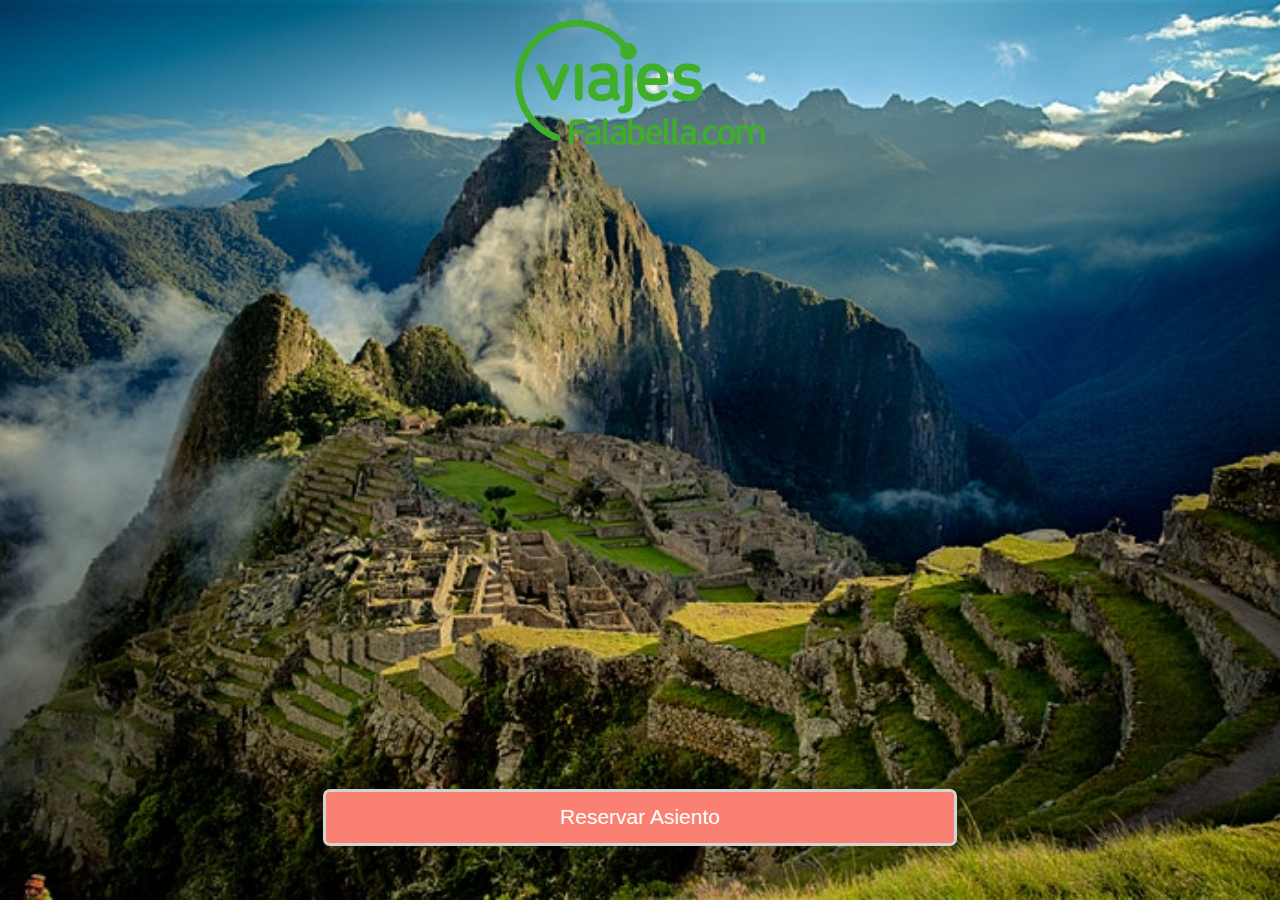
<file: index.html>
<!DOCTYPE html>
<html lang="en">

<head>
    <meta charset="UTF-8">
    <title>Reserva</title>
    <meta http-equiv="X-UA-Compatible" content="">
    <meta name="viewport" content="width=device-width, user-scalable=no, initial-scale=1.0, maximum-scale=1.0, minimum-scale=1.0">
    <!--Enlace FontAwesowe-->
    <link rel="stylesheet" type="text/css" href="ventor/font-awesome-4.7.0/css/font-awesome.css">
    <!--Enlace Jquery-->
    <script src="https://ajax.googleapis.com/ajax/libs/jquery/3.2.1/jquery.min.js"></script>
    <!--Enlace Bootstrap-->
    <script src="https://maxcdn.bootstrapcdn.com/bootstrap/3.3.7/js/bootstrap.min.js"></script>
    <link rel="stylesheet" type="text/css" href="ventor/bootstrap-3.3.7-dist/css/bootstrap.min.css">
    <!--Enlace archivos-->
    <link rel="stylesheet" type="text/css" href="assets/css/style.css">
    <script type="text/javascript" src="assets/js/main.js"></script>
</head>

<body>
    <section id="portada">
        <div class="container-fluid text-center">
            <div class="row">
                <div class="col-md-12 col-xs-12">
                    <h1><img src="assets/img/logito.png" width="250px;" alt="logo"></h1>
                </div>
            </div>
            <div class="row botones col-md-12 col-xs-12">
                <div class="col-md-12 col-xs-12">
                    <a href="reserva.html">
                        <button class="btn">Reservar Asiento</button>
                    </a>
                </div>
            </div>
        </div>
    </section>
</body>

</html>
</file>
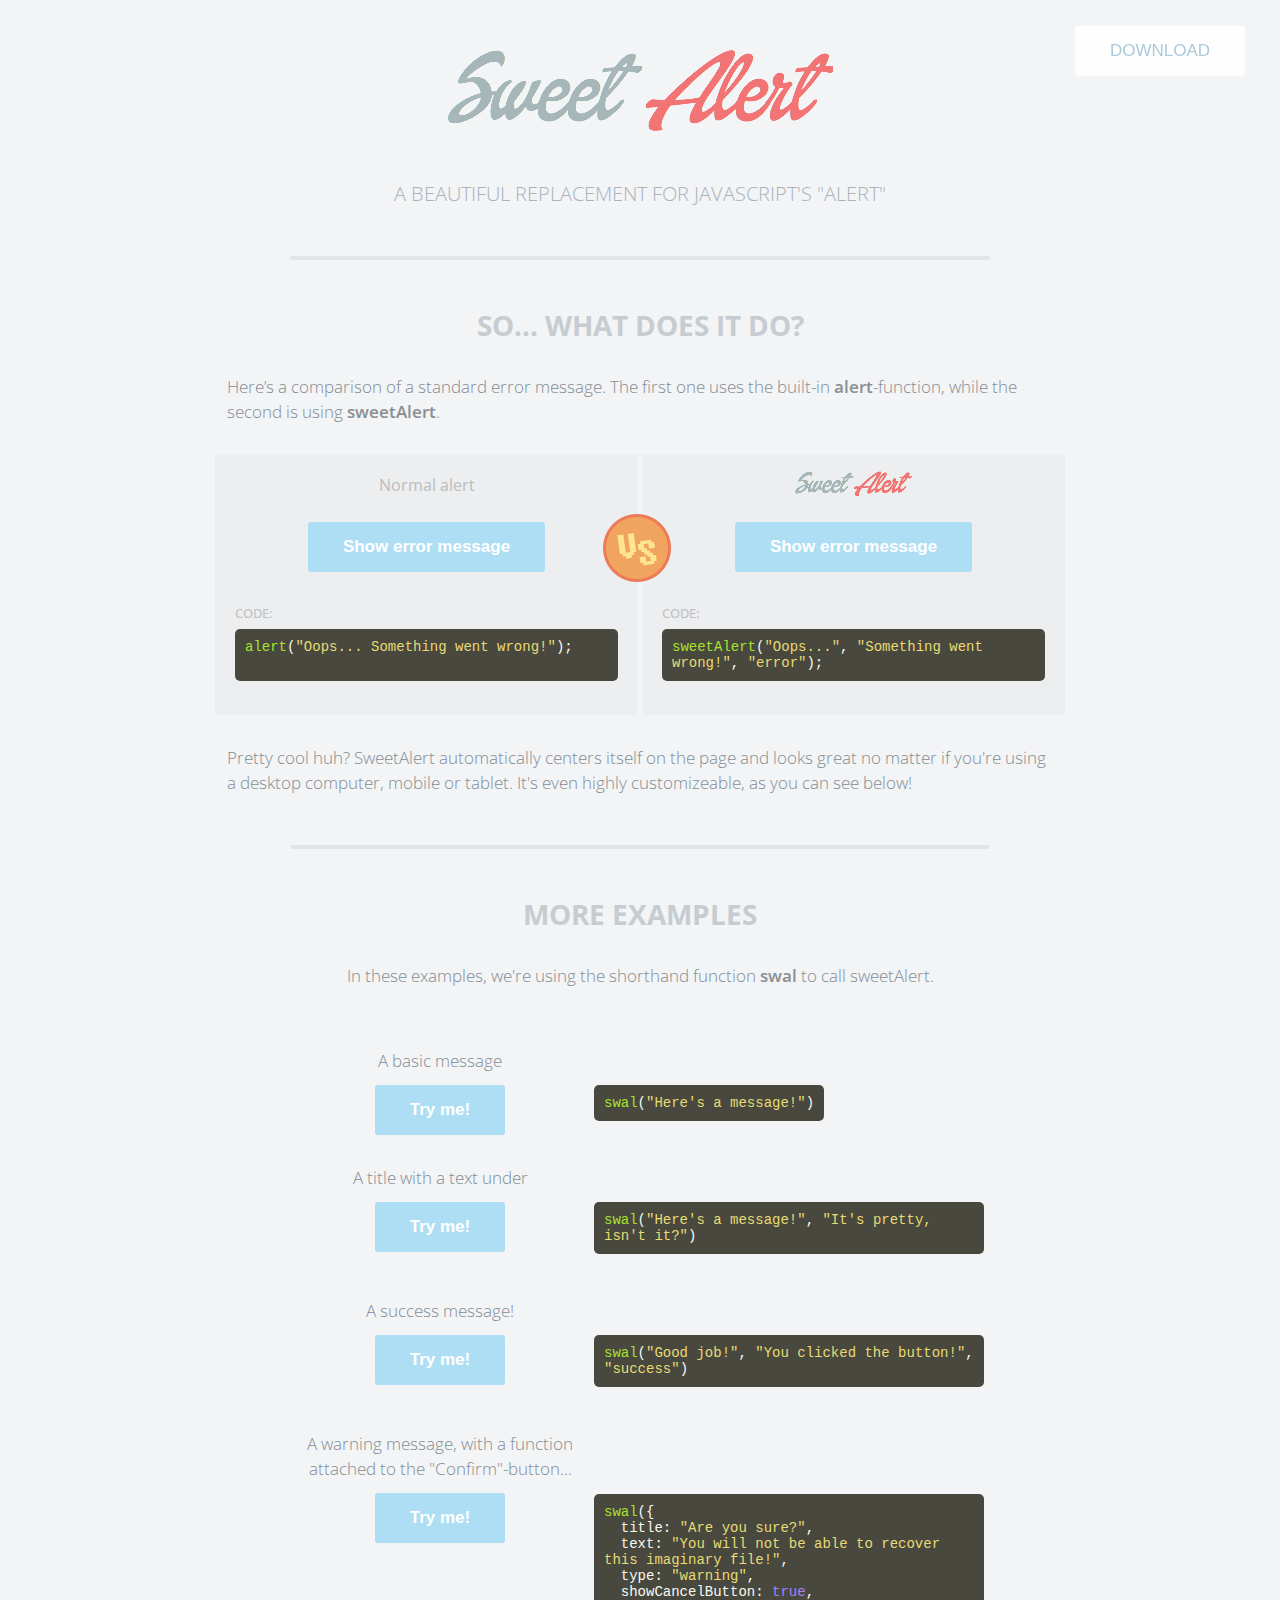
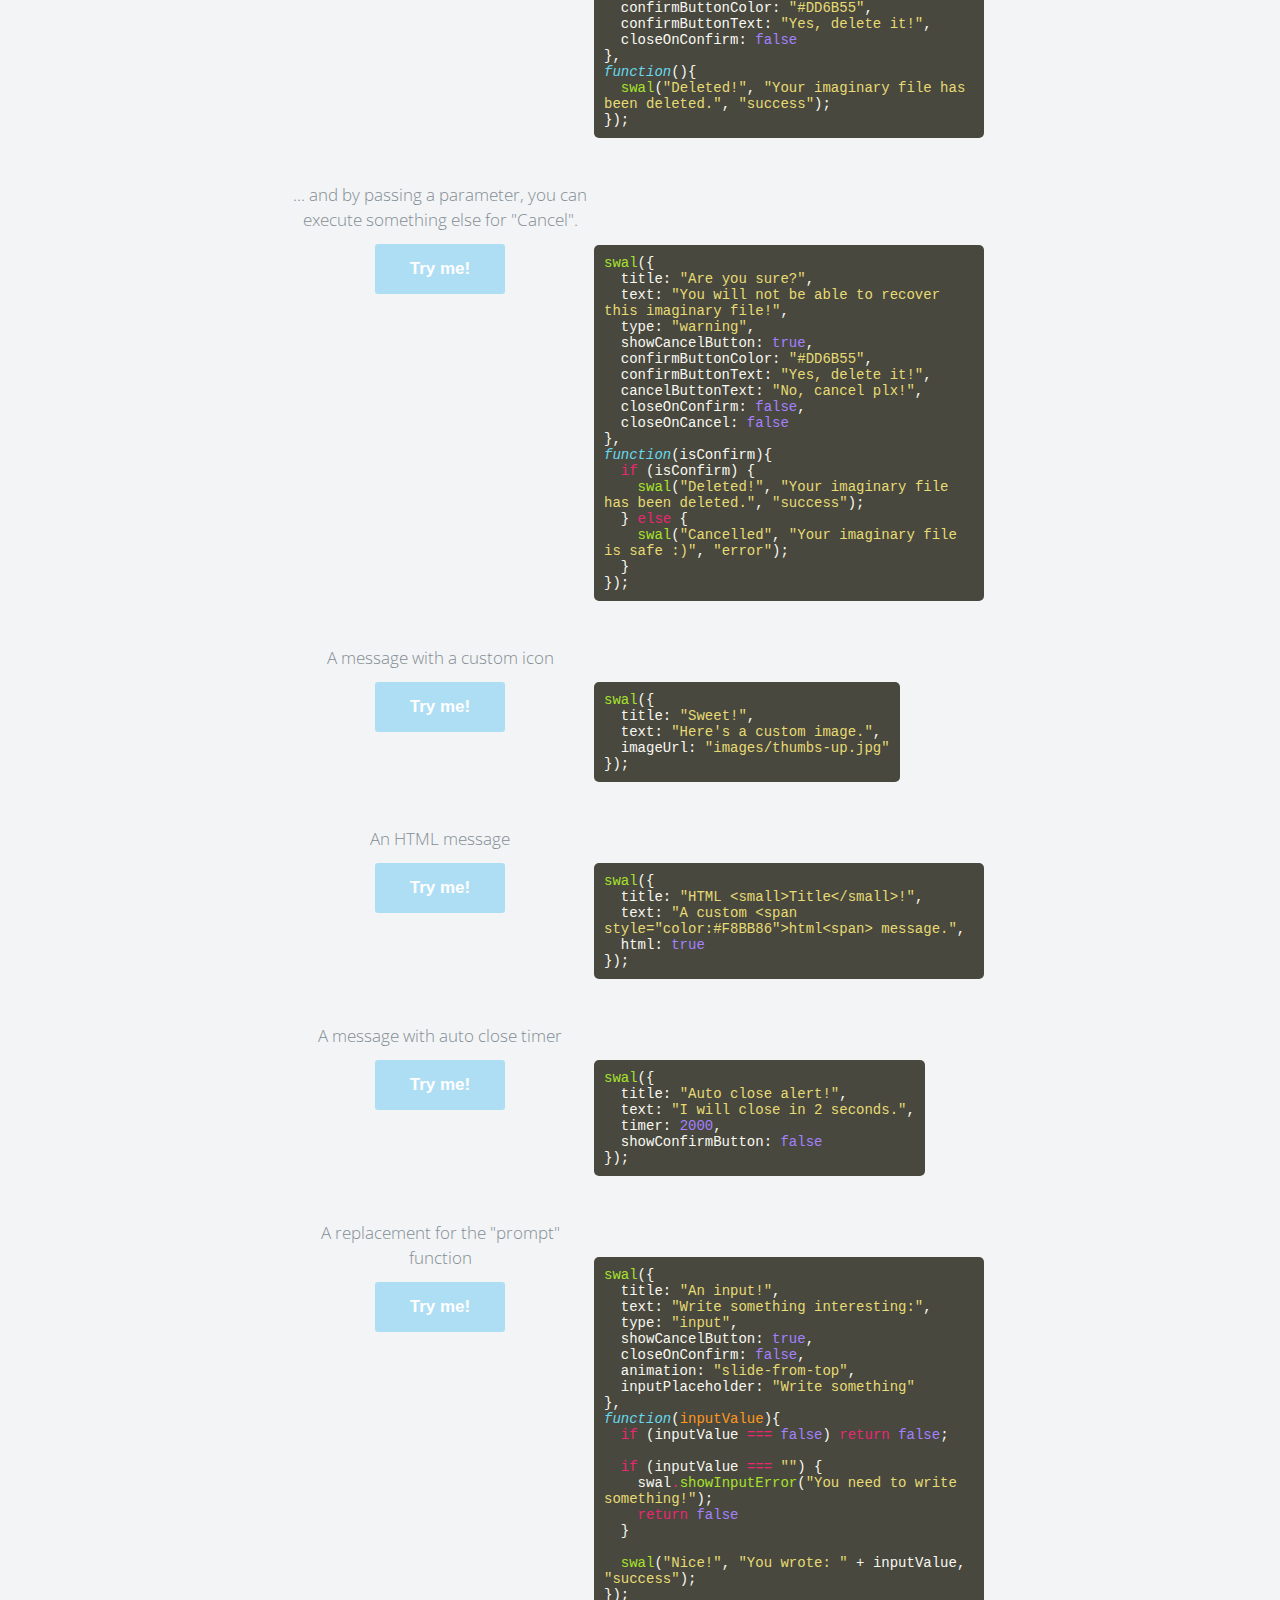
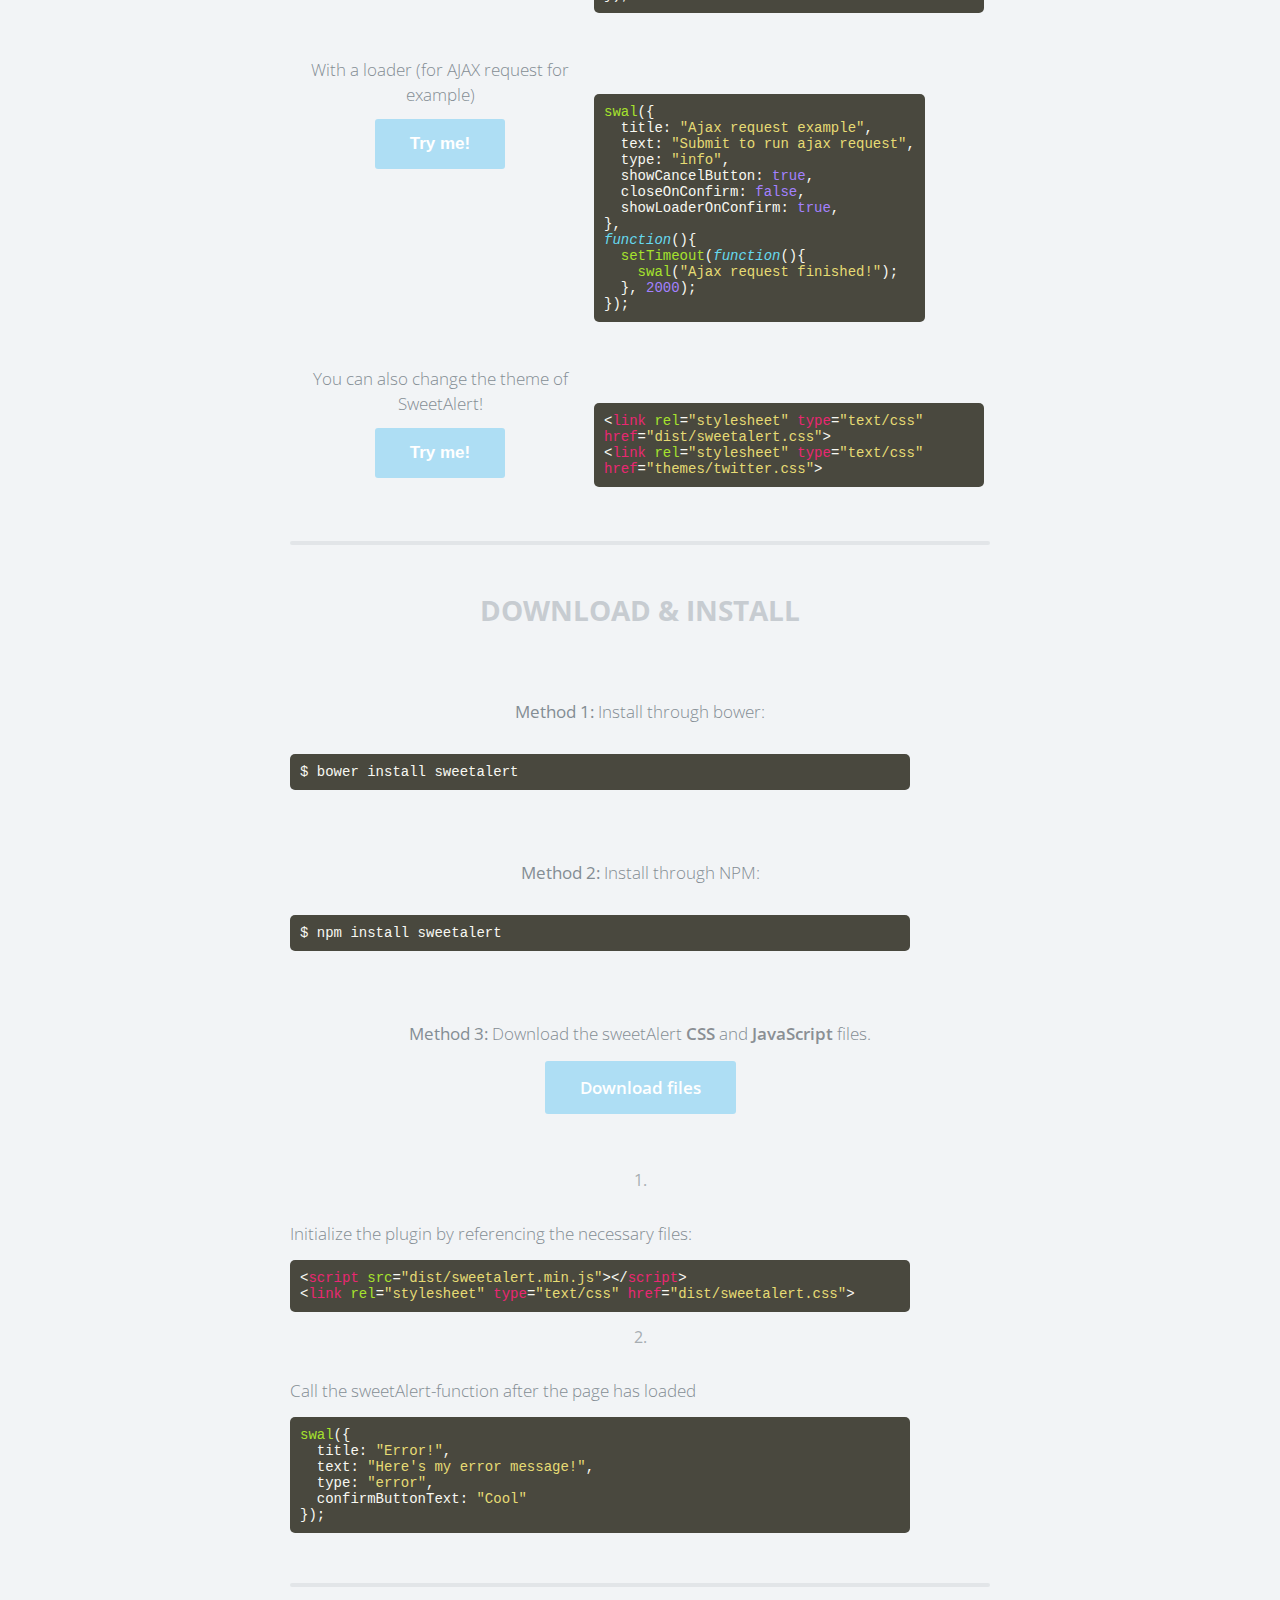
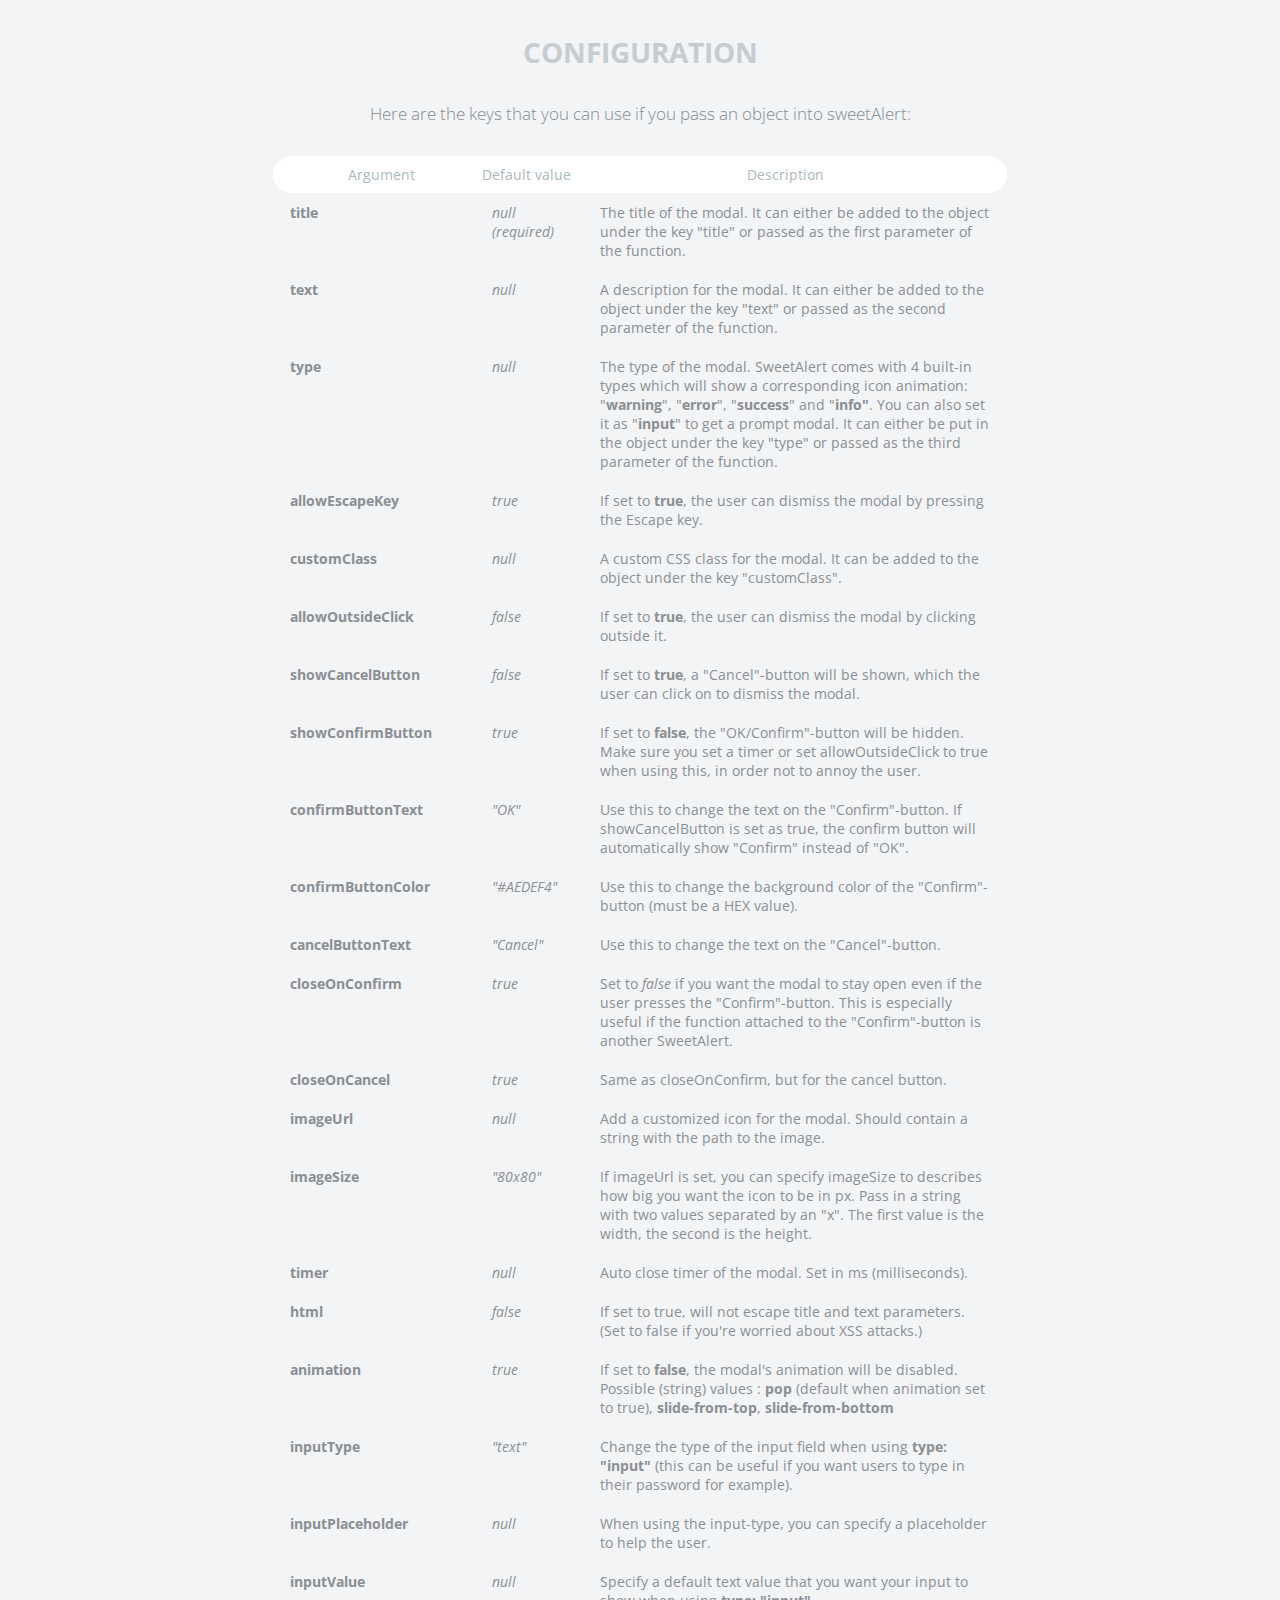
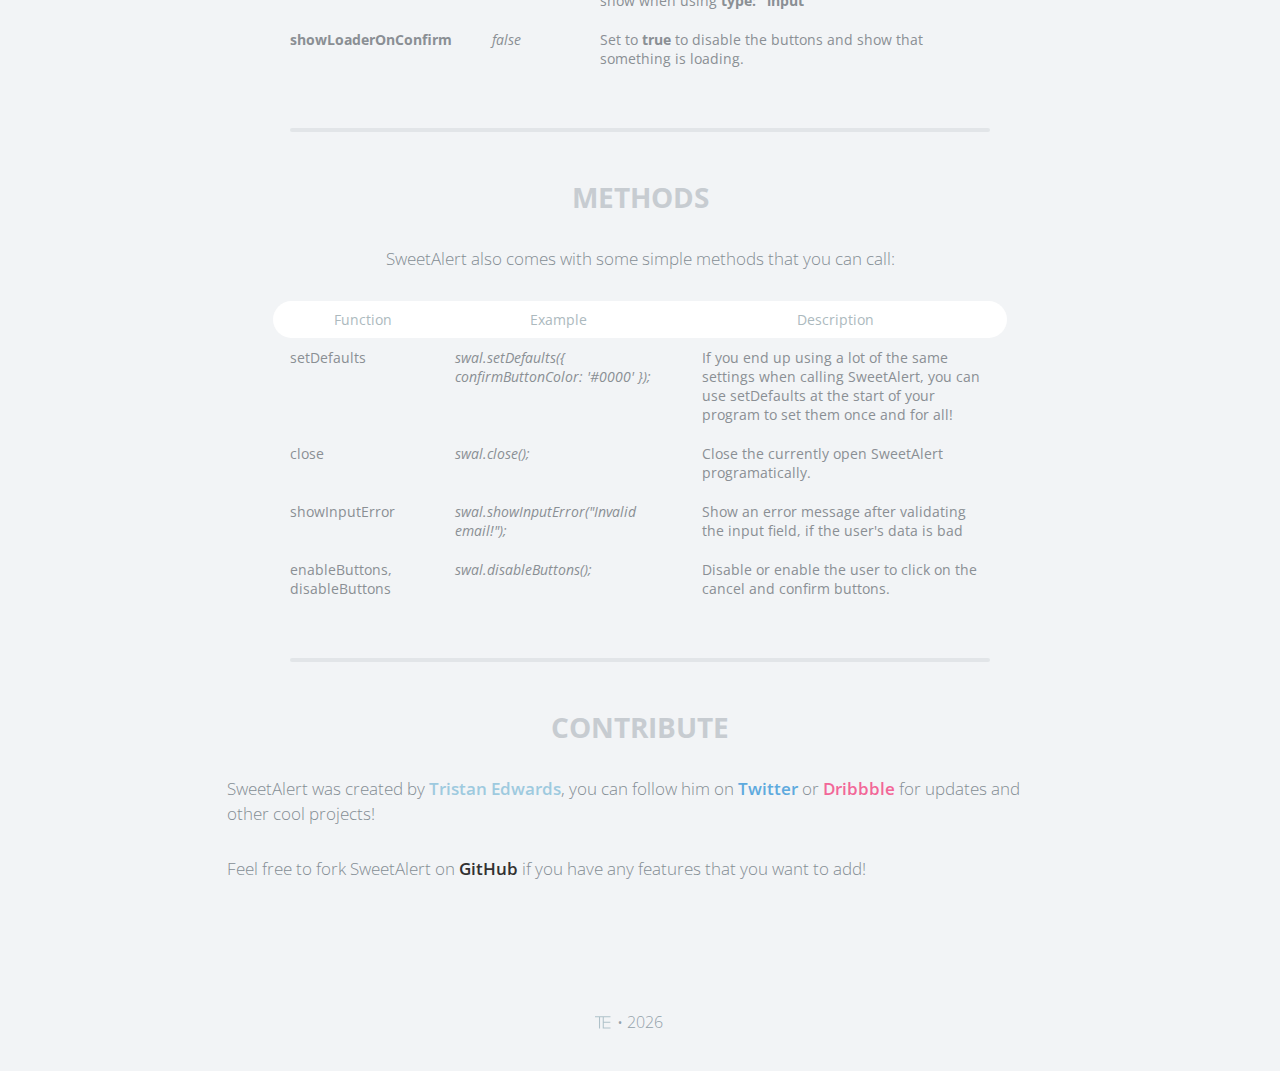
<file: ventor/sweetalert/index.html>
<!doctype html>

<html>

<head>
  <meta charset="utf-8">
  <meta name="viewport" content="width=device-width, initial-scale=1, maximum-scale=1, user-scalable=0" />
  <title>SweetAlert</title>

  <link rel="stylesheet" href="example/example.css">
  <script src="https://code.jquery.com/jquery-2.1.3.min.js"></script>

  <!-- This is what you need -->
  <script src="dist/sweetalert-dev.js"></script>
  <link rel="stylesheet" href="dist/sweetalert.css">
  <!--.......................-->

</head>

<body>

<h1>Sweet Alert</h1>
<h2>A beautiful replacement for JavaScript's "Alert"</h2>
<button class="download">Download</button>

<!-- What does it do? -->
<h3>So... What does it do?</h3>
<p>Here’s a comparison of a standard error message. The first one uses the built-in <strong>alert</strong>-function, while the second is using <strong>sweetAlert</strong>.</p>

<div class="showcase normal">
	<h4>Normal alert</h4>
	<button>Show error message</button>

	<h5>Code:</h5>
	<pre><span class="attr">alert</span>(<span class="str">"Oops... Something went wrong!"</span>);

	</pre>

	<div class="vs-icon"></div>
</div>

<div class="showcase sweet">
	<h4>Sweet Alert</h4>
	<button>Show error message</button>

	<h5>Code:</h5>
	<pre><span class="attr">sweetAlert</span>(<span class="str">"Oops..."</span>, <span class="str">"Something went wrong!"</span>, <span class="str">"error"</span>);</pre>
</div>

<p>Pretty cool huh? SweetAlert automatically centers itself on the page and looks great no matter if you're using a desktop computer, mobile or tablet. It's even highly customizeable, as you can see below!</p>


<!-- Examples -->
<h3>More examples</h3>

<p class="center">In these examples, we're using the shorthand function <strong>swal</strong> to call sweetAlert.</p>

<ul class="examples">

	<li class="message">
		<div class="ui">
			<p>A basic message</p>
			<button>Try me!</button>
		</div>
		<pre><span class="attr">swal</span>(<span class="str">"Here's a message!"</span>)</pre>
	</li>

	<li class="title-text">
		<div class="ui">
			<p>A title with a text under</p>
			<button>Try me!</button>
		</div>
		<pre><span class="attr">swal</span>(<span class="str">"Here's a message!"</span>, <span class="str">"It's pretty, isn't it?"</span>)</pre>
	</li>

	<li class="success">
		<div class="ui">
			<p>A success message!</p>
			<button>Try me!</button>
		</div>
		<pre><span class="attr">swal</span>(<span class="str">"Good job!"</span>, <span class="str">"You clicked the button!"</span>, <span class="str">"success"</span>)</pre>
	</li>

	<li class="warning confirm">
		<div class="ui">
			<p>A warning message, with a function attached to the "Confirm"-button...</p>
			<button>Try me!</button>
		</div>
		<pre><span class="attr">swal</span>({
&nbsp;&nbsp;title: <span class="str">"Are you sure?"</span>,
&nbsp;&nbsp;text: <span class="str">"You will not be able to recover this imaginary file!"</span>,
&nbsp;&nbsp;type: <span class="str">"warning"</span>,
&nbsp;&nbsp;showCancelButton: <span class="val">true</span>,
&nbsp;&nbsp;confirmButtonColor: <span class="str">"#DD6B55"</span>,
&nbsp;&nbsp;confirmButtonText: <span class="str">"Yes, delete it!"</span>,
&nbsp;&nbsp;closeOnConfirm: <span class="val">false</span>
},
<span class="func"><i>function</i></span>(){
&nbsp;&nbsp;<span class="attr">swal</span>(<span class="str">"Deleted!"</span>, <span class="str">"Your imaginary file has been deleted."</span>, <span class="str">"success"</span>);
});</pre>
	</li>

	<li class="warning cancel">
		<div class="ui">
			<p>... and by passing a parameter, you can execute something else for "Cancel".</p>
			<button>Try me!</button>
		</div>
		<pre><span class="attr">swal</span>({
&nbsp;&nbsp;title: <span class="str">"Are you sure?"</span>,
&nbsp;&nbsp;text: <span class="str">"You will not be able to recover this imaginary file!"</span>,
&nbsp;&nbsp;type: <span class="str">"warning"</span>,
&nbsp;&nbsp;showCancelButton: <span class="val">true</span>,
&nbsp;&nbsp;confirmButtonColor: <span class="str">"#DD6B55"</span>,
&nbsp;&nbsp;confirmButtonText: <span class="str">"Yes, delete it!"</span>,
&nbsp;&nbsp;cancelButtonText: <span class="str">"No, cancel plx!"</span>,
&nbsp;&nbsp;closeOnConfirm: <span class="val">false</span>,
&nbsp;&nbsp;closeOnCancel: <span class="val">false</span>
},
<span class="func"><i>function</i></span>(isConfirm){
&nbsp;&nbsp;<span class="tag">if</span> (isConfirm) {
&nbsp;&nbsp;&nbsp;&nbsp;<span class="attr">swal</span>(<span class="str">"Deleted!"</span>, <span class="str">"Your imaginary file has been deleted."</span>, <span class="str">"success"</span>);
&nbsp;&nbsp;} <span class="tag">else</span> {
	&nbsp;&nbsp;&nbsp;&nbsp;<span class="attr">swal</span>(<span class="str">"Cancelled"</span>, <span class="str">"Your imaginary file is safe :)"</span>, <span class="str">"error"</span>);
&nbsp;&nbsp;}
});</pre>
	</li>

	<li class="custom-icon">
		<div class="ui">
			<p>A message with a custom icon</p>
			<button>Try me!</button>
		</div>
		<pre><span class="attr">swal</span>({
&nbsp;&nbsp;title: <span class="str">"Sweet!"</span>,
&nbsp;&nbsp;text: <span class="str">"Here's a custom image."</span>,
&nbsp;&nbsp;imageUrl: <span class="str">"images/thumbs-up.jpg"</span>
});</pre>
	</li>

	<li class="message-html">
		<div class="ui">
			<p>An HTML message</p>
			<button>Try me!</button>
		</div>
		<pre><span class="attr">swal</span>({
&nbsp;&nbsp;title: <span class="str">"HTML &lt;small&gt;Title&lt;/small&gt;!"</span>,
&nbsp;&nbsp;text: <span class="str">"A custom &lt;span style="color:#F8BB86"&gt;html&lt;span&gt; message."</span>,
&nbsp;&nbsp;html: <span class="val">true</span>
});</pre>
	</li>

	<li class="timer">
		<div class="ui">
			<p>A message with auto close timer</p>
			<button>Try me!</button>
		</div>
		<pre><span class="attr">swal</span>({
&nbsp;&nbsp;title: <span class="str">"Auto close alert!"</span>,
&nbsp;&nbsp;text: <span class="str">"I will close in 2 seconds."</span>,
&nbsp;&nbsp;timer: <span class="val">2000</span>,
&nbsp;&nbsp;showConfirmButton: <span class="val">false</span>
});</pre>
	</li>


	<li class="input">
		<div class="ui">
			<p>A replacement for the "prompt" function</p>
			<button>Try me!</button>
		</div>
		<pre><span class="attr">swal</span>({
&nbsp;&nbsp;title: <span class="str">"An input!"</span>,
&nbsp;&nbsp;text: <span class="str">"Write something interesting:"</span>,
&nbsp;&nbsp;type: <span class="str">"input"</span>,
&nbsp;&nbsp;showCancelButton: <span class="val">true</span>,
&nbsp;&nbsp;closeOnConfirm: <span class="val">false</span>,
&nbsp;&nbsp;animation: <span class="str">"slide-from-top"</span>,
&nbsp;&nbsp;inputPlaceholder: <span class="str">"Write something"</span>
},
<span class="func"><i>function</i></span>(<span class="arg">inputValue</span>){
&nbsp;&nbsp;<span class="tag">if</span> (inputValue <span class="tag">===</span> <span class="val">false</span>) <span class="tag">return</span> <span class="val">false</span>;
&nbsp;&nbsp;
&nbsp;&nbsp;<span class="tag">if</span> (inputValue <span class="tag">===</span> <span class="str">""</span>) {
&nbsp;&nbsp;&nbsp;&nbsp;swal<span class="tag">.</span><span class="attr">showInputError</span>(<span class="str">"You need to write something!"</span>);
&nbsp;&nbsp;&nbsp;&nbsp;<span class="tag">return</span> <span class="val">false</span>
&nbsp;&nbsp;}
&nbsp;&nbsp;
&nbsp;&nbsp;<span class="attr">swal</span>(<span class="str">"Nice!"</span>, <span class="str">"You wrote: "</span> + inputValue, <span class="str">"success"</span>);
});</pre>
	</li>

  <li class="ajax">
    <div class="ui">
			<p>With a loader (for AJAX request for example)</p>
			<button>Try me!</button>
		</div>
		<pre><span class="attr">swal</span>({
&nbsp;&nbsp;title: <span class="str">"Ajax request example"</span>,
&nbsp;&nbsp;text: <span class="str">"Submit to run ajax request"</span>,
&nbsp;&nbsp;type: <span class="str">"info"</span>,
&nbsp;&nbsp;showCancelButton: <span class="val">true</span>,
&nbsp;&nbsp;closeOnConfirm: <span class="val">false</span>,
&nbsp;&nbsp;showLoaderOnConfirm: <span class="val">true</span>,
},
<span class="func"><i>function</i></span>(){
&nbsp;&nbsp;<span class="attr">setTimeout</span>(<span class="func"><i>function</i></span>(){
&nbsp;&nbsp;&nbsp;&nbsp;<span class="attr">swal</span>(<span class="str">"Ajax request finished!"</span>);
&nbsp;&nbsp;}, <span class="val">2000</span>);
});</pre>
	</li>

	<li class="theme">
		<div class="ui">
			<p>You can also change the theme of SweetAlert!</p>
			<button>Try me!</button>
		</div>
		<pre>&lt;<span class="tag">link</span> <span class="attr">rel</span>=<span class="str">"stylesheet"</span> <span class="tag">type</span>=<span class="str">"text/css"</span> <span class="tag">href</span>=<span class="str">"dist/sweetalert.css"</span>&gt;
			&lt;<span class="tag">link</span> <span class="attr">rel</span>=<span class="str">"stylesheet"</span> <span class="tag">type</span>=<span class="str">"text/css"</span> <span class="tag">href</span>=<span class="str">"themes/twitter.css"</span>&gt;</pre>
	</li>

</ul>


<!-- Download & Install -->
<h3 id="download-section">Download & install</h3>

<div class="center-container">
	<p class="center"><b>Method 1:</b> Install through bower:</p>
	<pre class="center">$ bower install sweetalert</pre>
</div>

<div class="center-container">
	<p class="center"><b>Method 2:</b> Install through NPM:</p>
	<pre class="center">$ npm install sweetalert</pre>
</div>

<p class="center"><b>Method 3:</b> Download the sweetAlert <strong>CSS</strong> and <strong>JavaScript</strong> files.</p>

<a class="button" href="https://github.com/t4t5/sweetalert/archive/master.zip" download>Download files</a>

<ol>
	<li>
		<p>Initialize the plugin by referencing the necessary files:</p>
		<pre>&lt;<span class="tag">script</span> <span class="attr">src</span>=<span class="str">"dist/sweetalert.min.js"</span>&gt;&lt;/<span class="tag">script</span>&gt;
&lt;<span class="tag">link</span> <span class="attr">rel</span>=<span class="str">"stylesheet"</span> <span class="tag">type</span>=<span class="str">"text/css"</span> <span class="tag">href</span>=<span class="str">"dist/sweetalert.css"</span>&gt;</pre>
	</li>

	<li>
		<p>Call the sweetAlert-function after the page has loaded</p>
		<pre><span class="attr">swal</span>({
&nbsp;&nbsp;title: <span class="str">"Error!"</span>,
&nbsp;&nbsp;text: <span class="str">"Here's my error message!"</span>,
&nbsp;&nbsp;type: <span class="str">"error"</span>,
&nbsp;&nbsp;confirmButtonText: <span class="str">"Cool"</span>
});
</pre>
	</li>
</ol>



<!-- Configuration -->
<h3>Configuration</h3>

<p class="center">Here are the keys that you can use if you pass an object into sweetAlert:</p>

<table>
	<tr class="titles">
		<th>
			<div class="border-left"></div>
			Argument
		</th>
		<th>Default value</th>
		<th>
			<div class="border-right"></div>
			Description
		</th>
	</tr>
	<tr>
		<td><b>title</b></td>
		<td><i>null (required)</i></td>
		<td>The title of the modal. It can either be added to the object under the key "title" or passed as the first parameter of the function.</td>
	</tr>
	<tr>
		<td><b>text</b></td>
		<td><i>null</i></td>
		<td>A description for the modal. It can either be added to the object under the key "text" or passed as the second parameter of the function.</td>
	</tr>
	<tr>
		<td><b>type</b></td>
		<td><i>null</i></td>
		<td>The type of the modal. SweetAlert comes with 4 built-in types which will show a corresponding icon animation: "<strong>warning</strong>", "<strong>error</strong>", "<strong>success</strong>" and "<strong>info"</strong>. You can also set it as "<strong>input</strong>" to get a prompt modal. It can either be put in the object under the key "type" or passed as the third parameter of the function.</td>
	</tr>
    <tr>
      <td><b>allowEscapeKey</b></td>
      <td><i>true</i></td>
      <td>If set to <strong>true</strong>, the user can dismiss the modal by pressing the Escape key.</td>
    </tr>
	<tr>
		<td><b>customClass</b></td>
		<td><i>null</i></td>
		<td>A custom CSS class for the modal. It can be added to the object under the key "customClass".</td>
	</tr>
	<tr>
		<td><b>allowOutsideClick</b></td>
		<td><i>false</i></td>
		<td>If set to <strong>true</strong>, the user can dismiss the modal by clicking outside it.</td>
	</tr>
	<tr>
		<td><b>showCancelButton</b></td>
		<td><i>false</i></td>
		<td>If set to <strong>true</strong>, a "Cancel"-button will be shown, which the user can click on to dismiss the modal.</td>
	</tr>
	<tr>
		<td><b>showConfirmButton</b></td>
		<td><i>true</i></td>
		<td>If set to <strong>false</strong>, the "OK/Confirm"-button will be hidden. Make sure you set a timer or set allowOutsideClick to true when using this, in order not to annoy the user.</td>
	</tr>
	<tr>
		<td><b>confirmButtonText</b></td>
		<td><i>"OK"</i></td>
		<td>Use this to change the text on the "Confirm"-button. If showCancelButton is set as true, the confirm button will automatically show "Confirm" instead of "OK".</td>
	</tr>
	<tr>
		<td><b>confirmButtonColor</b></td>
		<td><i>"#AEDEF4"</i></td>
		<td>Use this to change the background color of the "Confirm"-button (must be a HEX value).</td>
	</tr>
	<tr>
		<td><b>cancelButtonText</b></td>
		<td><i>"Cancel"</i></td>
		<td>Use this to change the text on the "Cancel"-button.</td>
	</tr>
	<tr>
		<td><b>closeOnConfirm</b></td>
		<td><i>true</i></td>
		<td>Set to <i>false</i> if you want the modal to stay open even if the user presses the "Confirm"-button. This is especially useful if the function attached to the "Confirm"-button is another SweetAlert.</td>
	</tr>
	<tr>
		<td><b>closeOnCancel</b></td>
		<td><i>true</i></td>
		<td>Same as closeOnConfirm, but for the cancel button.</td>
	</tr>
	<tr>
		<td><b>imageUrl</b></td>
		<td><i>null</i></td>
		<td>Add a customized icon for the modal. Should contain a string with the path to the image.</td>
	</tr>
	<tr>
		<td><b>imageSize</b></td>
		<td><i>"80x80"</i></td>
		<td>If imageUrl is set, you can specify imageSize to describes how big you want the icon to be in px. Pass in a string with two values separated by an "x". The first value is the width, the second is the height.</td>
	</tr>
	<tr>
		<td><b>timer</b></td>
		<td><i>null</i></td>
		<td>Auto close timer of the modal. Set in ms (milliseconds).</td>
	</tr>
	<tr>
		<td><b>html</b></td>
		<td><i>false</i></td>
		<td>If set to true, will not escape title and text parameters. (Set to false if you're worried about XSS attacks.)</td>
	</tr>
	<tr>
		<td><b>animation</b></td>
		<td><i>true</i></td>
		<td>If set to <strong>false</strong>, the modal's animation will be disabled. Possible (string) values : <strong>pop</strong> (default when animation set to true), <strong>slide-from-top</strong>, <strong>slide-from-bottom</strong></td>
	</tr>
	<tr>
		<td><b>inputType</b></td>
		<td><i>"text"</i></td>
		<td>Change the type of the input field when using <strong>type: "input"</strong> (this can be useful if you want users to type in their password for example).</td>
	</tr>
	<tr>
		<td><b>inputPlaceholder</b></td>
		<td><i>null</i></td>
		<td>When using the input-type, you can specify a placeholder to help the user.</td>
	</tr>
	<tr>
		<td><b>inputValue</b></td>
		<td><i>null</i></td>
		<td>Specify a default text value that you want your input to show when using <strong>type: "input"</strong></td>
	</tr>
	<tr>
		<td><b>showLoaderOnConfirm</b></td>
		<td><i>false</i></td>
    <td>Set to <strong>true</strong> to disable the buttons and show that something is loading.</td>
	</tr>
</table>


<!-- Methods -->
<h3>Methods</h3>

<p class="center">SweetAlert also comes with some simple methods that you can call:</p>

<table>
	<tr class="titles">
		<th>
			<div class="border-left"></div>
			Function
		</th>
		<th>Example</th>
		<th>
			<div class="border-right"></div>
			Description
		</th>
	</tr>
	<tr>
		<td>setDefaults</td>
		<td><i>swal.setDefaults({ confirmButtonColor: '#0000' });</i></td>
		<td>If you end up using a lot of the same settings when calling SweetAlert, you can use setDefaults at the start of your program to set them once and for all!</td>
	</tr>
	<tr>
		<td>close</td>
		<td><i>swal.close();</i></td>
		<td>Close the currently open SweetAlert programatically.</td>
	</tr>
	<tr>
		<td>showInputError</td>
		<td><i>swal.showInputError("Invalid email!");</i></td>
		<td>Show an error message after validating the input field, if the user's data is bad</td>
	</tr>
	<tr>
		<td>enableButtons, disableButtons</td>
		<td><i>swal.disableButtons();</i></td>
		<td>Disable or enable the user to click on the cancel and confirm buttons.</td>
	</tr>
</table>



<!-- Contribute -->
<h3>Contribute</h3>
<p>SweetAlert was created by <a href="http://tristanedwards.me" target="_blank">Tristan Edwards</a>, you can follow him on <a href="https://twitter.com/t4t5" target="_blank" class="twitter">Twitter</a> or <a href="https://dribbble.com/tristanedwards" target="_blank" class="dribbble">Dribbble</a> for updates and other cool projects!</p>
<p>Feel free to fork SweetAlert on <a href="https://github.com/t4t5/sweetalert" class="github">GitHub</a> if you have any features that you want to add!</p>


<footer>
	<span class="te-logo">TE</span> • <script>document.write(new Date().getFullYear())</script>
</footer>


<script>

document.querySelector('button.download').onclick = function(){
	$("html, body").animate({ scrollTop: $("#download-section").offset().top }, 1000);
};

document.querySelector('.showcase.normal button').onclick = function(){
	alert("Oops... Something went wrong!");
};

document.querySelector('.showcase.sweet button').onclick = function(){
	swal("Oops...", "Something went wrong!", "error");
};

document.querySelector('ul.examples li.message button').onclick = function(){
	swal("Here's a message!");
};

document.querySelector('ul.examples li.timer button').onclick = function(){
	swal({
		title: "Auto close alert!",
		text: "I will close in 2 seconds.",
		timer: 2000,
		showConfirmButton: false
	});
};

document.querySelector('ul.examples li.title-text button').onclick = function(){
	swal("Here's a message!", "It's pretty, isn't it?");
};

document.querySelector('ul.examples li.success button').onclick = function(){
	swal("Good job!", "You clicked the button!", "success");
};

document.querySelector('ul.examples li.warning.confirm button').onclick = function(){
	swal({
		title: "Are you sure?",
		text: "You will not be able to recover this imaginary file!",
		type: "warning",
		showCancelButton: true,
		confirmButtonColor: '#DD6B55',
		confirmButtonText: 'Yes, delete it!',
		closeOnConfirm: false
	},
	function(){
		swal("Deleted!", "Your imaginary file has been deleted!", "success");
	});
};

document.querySelector('ul.examples li.warning.cancel button').onclick = function(){
	swal({
		title: "Are you sure?",
		text: "You will not be able to recover this imaginary file!",
		type: "warning",
		showCancelButton: true,
		confirmButtonColor: '#DD6B55',
		confirmButtonText: 'Yes, delete it!',
		cancelButtonText: "No, cancel plx!",
		closeOnConfirm: false,
		closeOnCancel: false
	},
	function(isConfirm){
    if (isConfirm){
      swal("Deleted!", "Your imaginary file has been deleted!", "success");
    } else {
      swal("Cancelled", "Your imaginary file is safe :)", "error");
    }
	});
};

document.querySelector('ul.examples li.custom-icon button').onclick = function(){
	swal({
		title: "Sweet!",
		text: "Here's a custom image.",
		imageUrl: 'example/images/thumbs-up.jpg'
	});
};

document.querySelector('ul.examples li.message-html button').onclick = function(){
	swal({
		title: "HTML <small>Title</small>!",
		text: 'A custom <span style="color:#F8BB86">html</span> message.',
		html: true
	});
};

document.querySelector('ul.examples li.input button').onclick = function(){
	swal({
		title: "An input!",
		text: 'Write something interesting:',
		type: 'input',
		showCancelButton: true,
		closeOnConfirm: false,
		animation: "slide-from-top",
		inputPlaceholder: "Write something",
	},
	function(inputValue){
		if (inputValue === false) return false;

		if (inputValue === "") {
			swal.showInputError("You need to write something!");
			return false;
		}
    
		swal("Nice!", 'You wrote: ' + inputValue, "success");

	});
};

document.querySelector('ul.examples li.theme button').onclick = function() {
	swal({
		title: "Themes!",
		text: "Here's the Twitter theme for SweetAlert!",
		confirmButtonText: "Cool!",
		customClass: 'twitter'
	});
};

document.querySelector('ul.examples li.ajax button').onclick = function() {
  swal({
    title: 'Ajax request example',
    text: 'Submit to run ajax request',
    type: 'info',
    showCancelButton: true,
    closeOnConfirm: false,
    showLoaderOnConfirm: true,
  }, function(){
    setTimeout(function() {
      swal('Ajax request finished!');
    }, 2000);
  });
};

</script>



</body>

</html>
</file>
<file: assets/css/style.css>
/*Seccion inicio*/

#portada {
    height: 100vh;
    background-image: url(../img/fondo.jpg);
    background-attachment: fixed;
    background-size: cover;
    background-position: center;
    position: relative;
}

h1 {
    font-size: 36px;
    text-align: center;
}

.botones {
    width: 100%;
    position: absolute;
    bottom: 30px;
}

.btn {
    margin: 0 auto;
    width: 52%;
    color: white;
    display: inline-flex;
    justify-content: center;
    padding: 0.5em;
    margin: 2%;
    border-radius: 7px;
    font-size: 1.5em;
    background-color: salmon;
    border: 3px solid lightgray;
}

.btn1 {
    margin: 0 auto;
    width: 30%;
    color: white;
    display: inline-flex;
    justify-content: center;
    padding: 0.5em;
    margin: 2%;
    border-radius: 7px;
    font-size: 1.5em;
    background-color: salmon;
    border: 3px solid lightgray;
}

a:hover {
    text-decoration: none;
}

.btn:hover {
    border: 3px solid gray;
    color: gray;
}

.desocupado {
    background-color: rgba(51, 101, 183, 0.6);
}

.reservado {
    background-color: salmon;
}

.lista {
    color: white;
    width: 33%;
    padding: 2%;
    background-color: salmon;
}

td {
    width: 70px;
    height: 57px;
    text-align: center;
    font-size: 180%;
    font-weight: bolder;
    border-radius: 10px;
}

td,
th {
    padding: 10px;
}

table {
    background-color: transparent;
    display: inline-table;
    border-spacing: 0.5em;
    border-collapse: separate;
}

#registro a {
    display: block;
}

a:hover {
    text-decoration: none;
}

a {
    color: salmon;
    text-decoration: none;
}

.atras {
    padding-top: 1.6em;
    font-size: 20px;
    padding-left: 0;
}
</file>
<file: ventor/sweetalert/example/example.css>
@import url(http://fonts.googleapis.com/css?family=Open+Sans:400,600,700,300);
@import url(http://fonts.googleapis.com/css?family=Open+Sans+Condensed:700);
body {
  background-color: #f2f4f6;
  font-family: 'Open Sans', sans-serif;
  text-align: center; }

h1 {
  background-image: url("images/logo_big.png");
  background-image: -webkit-image-set(url("images/logo_big.png") 1x, url("images/logo_big@2x.png") 2x);
  width: 385px;
  height: 81px;
  text-indent: -9999px;
  white-space: nowrap;
  margin: 50px auto; }
  @media all and (max-width: 420px) {
    h1 {
      width: 300px;
      background-size: contain;
      background-repeat: no-repeat;
      background-position: center; } }
  @media all and (max-width: 330px) {
    h1 {
      width: 250px; } }

h2 {
  font-size: 20px;
  color: #A9B2BC;
  line-height: 25px;
  text-transform: uppercase;
  font-weight: 300;
  text-align: center;
  display: block; }

h3 {
  font-size: 28px;
  color: #C7CCD1;
  text-transform: uppercase;
  font-family: 'Open Sans Condensed', sans-serif;
  margin-top: 100px;
  text-align: center;
  position: relative; }
  h3#download-section {
    margin-top: 50px;
    padding-top: 40px; }
  h3::after {
    content: "";
    background-color: #e2e5e8;
    height: 4px;
    width: 700px;
    left: 50%;
    margin-left: -350px;
    position: absolute;
    margin-top: -50px;
    border-radius: 2px; }
    @media all and (max-width: 740px) {
      h3::after {
        width: auto;
        left: 20px;
        right: 20px;
        margin-left: 0; } }

a {
  text-decoration: none; }

p {
  max-width: 826px;
  margin: 30px auto;
  font-size: 17px;
  font-weight: 300;
  color: #848D94;
  line-height: 25px;
  text-align: left; }
  p.center {
    text-align: center; }
  p strong {
    color: #8A8F94;
    font-weight: 600; }
  p a {
    color: #9ECADF;
    font-weight: 600; }
    p a:hover {
      text-decoration: underline; }
    p a.twitter {
      color: #5eaade; }
    p a.dribbble {
      color: #f26798; }
    p a.github {
      color: #323131; }

button, .button {
  background-color: #AEDEF4;
  color: white;
  border: none;
  box-shadow: none;
  font-size: 17px;
  font-weight: 500;
  font-weight: 600;
  border-radius: 3px;
  padding: 15px 35px;
  margin: 26px 5px 0 5px;
  cursor: pointer; }
  button:focus, .button:focus {
    outline: none; }
  button:hover, .button:hover {
    background-color: #a1d9f2; }
  button:active, .button:active {
    background-color: #81ccee; }
  button.cancel, .button.cancel {
    background-color: #D0D0D0; }
    button.cancel:hover, .button.cancel:hover {
      background-color: #c8c8c8; }
    button.cancel:active, .button.cancel:active {
      background-color: #b6b6b6; }
  button.download, .button.download {
    position: fixed;
    right: 30px;
    top: 0;
    background-color: rgba(255, 255, 255, 0.9);
    color: #ABCADA;
    font-weight: 500;
    text-transform: uppercase;
    z-index: 3; }
    @media all and (max-width: 1278px) {
      button.download, .button.download {
        display: none; } }

.center-container {
  max-width: 700px;
  margin: 70px auto; }

pre {
  background-color: #49483e;
  color: #f8f8f2;
  padding: 10px;
  border-radius: 5px;
  white-space: pre-line;
  text-align: left;
  font-size: 14px;
  max-width: 600px; }
  pre .str {
    color: #e6db74; }
  pre .func {
    color: #66d9ef; }
  pre .val {
    color: #a381ff; }
  pre .tag {
    color: #e92772; }
  pre .attr {
    color: #a6e22d; }
  pre .arg {
    color: #fd9720; }

.showcase {
  background-color: #eceef0;
  padding: 20px;
  display: inline-block;
  width: 383px;
  vertical-align: top;
  position: relative; }
  @media all and (max-width: 865px) {
    .showcase {
      margin: 5px auto;
      padding: 46px 20px; } }
  @media all and (max-width: 440px) {
    .showcase {
      width: auto; } }
  .showcase h4 {
    font-size: 16px;
    color: #BCBCBC;
    line-height: 22px;
    margin: 0 auto;
    font-weight: 400; }
  .showcase.sweet h4 {
    width: 117px;
    height: 25px;
    margin-top: -3px;
    text-indent: -9999px;
    background-image: url("images/logo_small.png");
    background-image: -webkit-image-set(url("images/logo_small.png") 1x, url("images/logo_small@2x.png") 2x); }
  .showcase h5 {
    margin-bottom: -7px;
    text-align: left;
    font-weight: 500;
    text-transform: uppercase;
    color: #c2c2c2; }
  .showcase button {
    margin-bottom: 10px; }
  .showcase .vs-icon {
    background-image: url("images/vs_icon.png");
    background-image: -webkit-image-set(url("images/vs_icon.png") 1x, url("images/vs_icon@2x.png") 2x);
    width: 69px;
    height: 69px;
    position: absolute;
    right: -34px;
    top: 60px;
    z-index: 2; }
    @media all and (max-width: 865px) {
      .showcase .vs-icon {
        margin: 5px auto;
        right: auto;
        left: 50%;
        margin-left: -35px;
        top: auto;
        bottom: -35px; } }

ul.examples {
  list-style-type: none;
  width: 700px;
  margin: 0 auto;
  text-align: left;
  padding-left: 0; }
  @media all and (max-width: 758px) {
    ul.examples {
      width: auto; } }
  ul.examples li {
    padding-left: 0; }
  ul.examples .ui, ul.examples pre {
    display: inline-block;
    vertical-align: top; }
    @media all and (max-width: 758px) {
      ul.examples .ui, ul.examples pre {
        display: block;
        max-width: none;
        margin: 0 auto; } }
  ul.examples .ui {
    width: 300px;
    text-align: center; }
    ul.examples .ui button {
      margin-top: 12px; }
    ul.examples .ui p {
      text-align: center;
      margin-bottom: 0; }
  ul.examples pre {
    max-width: 370px;
    margin-top: 67px; }
    @media all and (max-width: 758px) {
      ul.examples pre {
        margin-top: 16px !important;
        margin-bottom: 60px; } }
  ul.examples .warning pre {
    margin-top: 93px; }

ol {
  max-width: 700px;
  margin: 70px auto;
  list-style-position: inside;
  padding-left: 0; }
  ol li {
    color: #A7ADB2; }
    ol li p {
      margin-bottom: 10px; }

table {
  width: 700px;
  font-size: 14px;
  color: #8a8f94;
  margin: 10px auto;
  text-align: left;
  border-collapse: collapse; }
  @media all and (max-width: 750px) {
    table {
      width: auto;
      margin: 10px 20px; } }
  table th {
    background-color: white;
    padding: 9px;
    color: #acb9be;
    font-weight: 400;
    text-align: center;
    position: relative; }
    table th .border-left, table th .border-right {
      position: absolute;
      background-color: white;
      border-radius: 50%;
      top: 0;
      left: -17px;
      width: 37px;
      height: 37px; }
    table th .border-right {
      left: auto;
      right: -17px; }
    @media all and (max-width: 750px) {
      table th:nth-child(2) {
        display: none; } }
  table td {
    padding: 10px 20px;
    vertical-align: top; }
    table td:first-child {
      padding-left: 0px; }
    table td:last-child {
      padding-right: 0px; }
    @media all and (max-width: 750px) {
      table td:nth-child(2) {
        display: none; } }
    @media all and (max-width: 360px) {
      table td {
        padding: 10px 4px; }
        table td b {
          font-size: 13px; } }

footer {
  margin-top: 100px;
  padding-bottom: 30px;
  color: #9A999F;
  display: inline-block;
  position: relative;
  color: gray;
  font-weight: 400;
  color: #93a1aa;
  font-weight: 300; }
  footer .te-logo {
    text-indent: -99999px;
    background-size: contain;
    background-repeat: no-repeat;
    background-position: center center;
    height: 16px;
    width: 16px;
    display: inline-block;
    margin-right: 5px;
    background-image: url("images/te-logo-small.svg");
    position: absolute;
    left: -22px;
    top: 3px; }

.sweet-alert.twitter {
  font-family: "Helvetica Neue", Helvetica, Arial, sans-serif;
  padding: 15px;
  padding-top: 55px;
  text-align: right;
  border-radius: 6px;
  box-shadow: 0px 0px 0px 1px rgba(0, 0, 0, 0.11), 0px 6px 30px rgba(0, 0, 0, 0.14); }
  .sweet-alert.twitter ~ .sweet-overlay {
    background: rgba(41, 47, 51, 0.9); }
  .sweet-alert.twitter h2 {
    position: absolute;
    top: 0;
    left: 0;
    right: 0;
    height: 40px;
    line-height: 40px;
    font-size: 16px;
    font-weight: 400;
    color: #8899a6;
    margin: 0;
    color: #66757f;
    border-bottom: 1px solid #e1e8ed; }
  .sweet-alert.twitter p {
    display: block;
    text-align: center;
    color: #66757f;
    font-weight: 400;
    font-size: 13px;
    margin-top: 7px; }
  .sweet-alert.twitter .sa-button-container {
    background-color: #f5f8fa;
    border-top: 1px solid #e1e8ed;
    box-shadow: 0px -1px 0px white;
    margin: -15px;
    margin-top: 0; }
  .sweet-alert.twitter[data-has-confirm-button=false][data-has-cancel-button=false] {
    padding-bottom: 10px; }
    .sweet-alert.twitter[data-has-confirm-button=false][data-has-cancel-button=false] .sa-button-container {
      display: none; }
  .sweet-alert.twitter button {
    border-radius: 2px;
    box-shadow: none !important;
    text-shadow: 0px -1px 0px rgba(0, 0, 0, 0.3);
    margin: 17px 0px;
    border-radius: 4px;
    font-size: 14px;
    font-weight: 600;
    padding: 8px 16px;
    position: relative; }
    .sweet-alert.twitter button:focus, .sweet-alert.twitter button.cancel:focus {
      box-shadow: none !important; }
      .sweet-alert.twitter button:focus::before, .sweet-alert.twitter button.cancel:focus::before {
        content: "";
        position: absolute;
        left: -5px;
        top: -5px;
        right: -5px;
        bottom: -5px;
        border: 2px solid #a5b0b4;
        border-radius: 8px; }
    .sweet-alert.twitter button.confirm {
      background-color: #55acee !important;
      background-image: linear-gradient(transparent, rgba(0, 0, 0, 0.05));
      -ms-filter: "progid:DXImageTransform.Microsoft.gradient(startColorstr=#00000000, endColorstr=#0C000000)";
      border: 1px solid #3b88c3;
      box-shadow: inset 0 1px 0 rgba(255, 255, 255, 0.15);
      margin-right: 15px; }
      .sweet-alert.twitter button.confirm:hover {
        background-color: #55acee;
        background-image: linear-gradient(transparent, rgba(0, 0, 0, 0.15));
        -ms-filter: "progid:DXImageTransform.Microsoft.gradient(startColorstr=#00000000, endColorstr=#26000000)";
        border-color: #3b88c3; }
    .sweet-alert.twitter button.cancel {
      color: #66757e;
      background-color: #f5f8fa;
      background-image: linear-gradient(#fff, #f5f8fa);
      text-shadow: 0px -1px 0px white;
      margin-right: 9px;
      border: 1px solid #e1e8ed; }
      .sweet-alert.twitter button.cancel:hover, .sweet-alert.twitter button.cancel:focus:hover {
        background-color: #e1e8ed;
        background-image: linear-gradient(#fff, #e1e8ed);
        -ms-filter: "progid:DXImageTransform.Microsoft.gradient(enabled=false)";
        border-color: #e1e8ed; }
      .sweet-alert.twitter button.cancel:focus {
        background: #fff;
        border-color: #fff; }
  .sweet-alert.twitter .sa-icon {
    transform: scale(0.72);
    margin-bottom: -2px;
    margin-top: -10px; }
  .sweet-alert.twitter input {
    border: 1px solid #e1e8ed;
    border-radius: 3px;
    padding: 10px 7px;
    height: auto;
    box-shadow: none;
    font-size: 13px;
    margin: 10px 0; }
    .sweet-alert.twitter input:focus {
      border-color: #94A1A6;
      box-shadow: inset 0 0 0 1px rgba(77, 99, 107, 0.7); }
  .sweet-alert.twitter fieldset .sa-input-error {
    display: none; }
  .sweet-alert.twitter .sa-error-container {
    text-align: center;
    border: none;
    background-color: #fbedc0;
    margin-bottom: 6px; }
    .sweet-alert.twitter .sa-error-container.show {
      border: 1px solid #f0e1b9; }
    .sweet-alert.twitter .sa-error-container .icon {
      display: none; }
    .sweet-alert.twitter .sa-error-container p {
      color: #292f33;
      font-weight: 600;
      margin-top: 0; }
</file>
<file: ventor/sweetalert/dist/sweetalert.css>
body.stop-scrolling {
  height: 100%;
  overflow: hidden; }

.sweet-overlay {
  background-color: black;
  /* IE8 */
  -ms-filter: "progid:DXImageTransform.Microsoft.Alpha(Opacity=40)";
  /* IE8 */
  background-color: rgba(0, 0, 0, 0.4);
  position: fixed;
  left: 0;
  right: 0;
  top: 0;
  bottom: 0;
  display: none;
  z-index: 10000; }

.sweet-alert {
  background-color: white;
  font-family: 'Open Sans', 'Helvetica Neue', Helvetica, Arial, sans-serif;
  width: 478px;
  padding: 17px;
  border-radius: 5px;
  text-align: center;
  position: fixed;
  left: 50%;
  top: 50%;
  margin-left: -256px;
  margin-top: -200px;
  overflow: hidden;
  display: none;
  z-index: 99999; }
  @media all and (max-width: 540px) {
    .sweet-alert {
      width: auto;
      margin-left: 0;
      margin-right: 0;
      left: 15px;
      right: 15px; } }
  .sweet-alert h2 {
    color: #575757;
    font-size: 30px;
    text-align: center;
    font-weight: 600;
    text-transform: none;
    position: relative;
    margin: 25px 0;
    padding: 0;
    line-height: 40px;
    display: block; }
  .sweet-alert p {
    color: #797979;
    font-size: 16px;
    text-align: center;
    font-weight: 300;
    position: relative;
    text-align: inherit;
    float: none;
    margin: 0;
    padding: 0;
    line-height: normal; }
  .sweet-alert fieldset {
    border: none;
    position: relative; }
  .sweet-alert .sa-error-container {
    background-color: #f1f1f1;
    margin-left: -17px;
    margin-right: -17px;
    overflow: hidden;
    padding: 0 10px;
    max-height: 0;
    webkit-transition: padding 0.15s, max-height 0.15s;
    transition: padding 0.15s, max-height 0.15s; }
    .sweet-alert .sa-error-container.show {
      padding: 10px 0;
      max-height: 100px;
      webkit-transition: padding 0.2s, max-height 0.2s;
      transition: padding 0.25s, max-height 0.25s; }
    .sweet-alert .sa-error-container .icon {
      display: inline-block;
      width: 24px;
      height: 24px;
      border-radius: 50%;
      background-color: #ea7d7d;
      color: white;
      line-height: 24px;
      text-align: center;
      margin-right: 3px; }
    .sweet-alert .sa-error-container p {
      display: inline-block; }
  .sweet-alert .sa-input-error {
    position: absolute;
    top: 29px;
    right: 26px;
    width: 20px;
    height: 20px;
    opacity: 0;
    -webkit-transform: scale(0.5);
    transform: scale(0.5);
    -webkit-transform-origin: 50% 50%;
    transform-origin: 50% 50%;
    -webkit-transition: all 0.1s;
    transition: all 0.1s; }
    .sweet-alert .sa-input-error::before, .sweet-alert .sa-input-error::after {
      content: "";
      width: 20px;
      height: 6px;
      background-color: #f06e57;
      border-radius: 3px;
      position: absolute;
      top: 50%;
      margin-top: -4px;
      left: 50%;
      margin-left: -9px; }
    .sweet-alert .sa-input-error::before {
      -webkit-transform: rotate(-45deg);
      transform: rotate(-45deg); }
    .sweet-alert .sa-input-error::after {
      -webkit-transform: rotate(45deg);
      transform: rotate(45deg); }
    .sweet-alert .sa-input-error.show {
      opacity: 1;
      -webkit-transform: scale(1);
      transform: scale(1); }
  .sweet-alert input {
    width: 100%;
    box-sizing: border-box;
    border-radius: 3px;
    border: 1px solid #d7d7d7;
    height: 43px;
    margin-top: 10px;
    margin-bottom: 17px;
    font-size: 18px;
    box-shadow: inset 0px 1px 1px rgba(0, 0, 0, 0.06);
    padding: 0 12px;
    display: none;
    -webkit-transition: all 0.3s;
    transition: all 0.3s; }
    .sweet-alert input:focus {
      outline: none;
      box-shadow: 0px 0px 3px #c4e6f5;
      border: 1px solid #b4dbed; }
      .sweet-alert input:focus::-moz-placeholder {
        transition: opacity 0.3s 0.03s ease;
        opacity: 0.5; }
      .sweet-alert input:focus:-ms-input-placeholder {
        transition: opacity 0.3s 0.03s ease;
        opacity: 0.5; }
      .sweet-alert input:focus::-webkit-input-placeholder {
        transition: opacity 0.3s 0.03s ease;
        opacity: 0.5; }
    .sweet-alert input::-moz-placeholder {
      color: #bdbdbd; }
    .sweet-alert input::-ms-clear {
      display: none; }
    .sweet-alert input:-ms-input-placeholder {
      color: #bdbdbd; }
    .sweet-alert input::-webkit-input-placeholder {
      color: #bdbdbd; }
  .sweet-alert.show-input input {
    display: block; }
  .sweet-alert .sa-confirm-button-container {
    display: inline-block;
    position: relative; }
  .sweet-alert .la-ball-fall {
    position: absolute;
    left: 50%;
    top: 50%;
    margin-left: -27px;
    margin-top: 4px;
    opacity: 0;
    visibility: hidden; }
  .sweet-alert button {
    background-color: #8CD4F5;
    color: white;
    border: none;
    box-shadow: none;
    font-size: 17px;
    font-weight: 500;
    -webkit-border-radius: 4px;
    border-radius: 5px;
    padding: 10px 32px;
    margin: 26px 5px 0 5px;
    cursor: pointer; }
    .sweet-alert button:focus {
      outline: none;
      box-shadow: 0 0 2px rgba(128, 179, 235, 0.5), inset 0 0 0 1px rgba(0, 0, 0, 0.05); }
    .sweet-alert button:hover {
      background-color: #7ecff4; }
    .sweet-alert button:active {
      background-color: #5dc2f1; }
    .sweet-alert button.cancel {
      background-color: #C1C1C1; }
      .sweet-alert button.cancel:hover {
        background-color: #b9b9b9; }
      .sweet-alert button.cancel:active {
        background-color: #a8a8a8; }
      .sweet-alert button.cancel:focus {
        box-shadow: rgba(197, 205, 211, 0.8) 0px 0px 2px, rgba(0, 0, 0, 0.0470588) 0px 0px 0px 1px inset !important; }
    .sweet-alert button[disabled] {
      opacity: .6;
      cursor: default; }
    .sweet-alert button.confirm[disabled] {
      color: transparent; }
      .sweet-alert button.confirm[disabled] ~ .la-ball-fall {
        opacity: 1;
        visibility: visible;
        transition-delay: 0s; }
    .sweet-alert button::-moz-focus-inner {
      border: 0; }
  .sweet-alert[data-has-cancel-button=false] button {
    box-shadow: none !important; }
  .sweet-alert[data-has-confirm-button=false][data-has-cancel-button=false] {
    padding-bottom: 40px; }
  .sweet-alert .sa-icon {
    width: 80px;
    height: 80px;
    border: 4px solid gray;
    -webkit-border-radius: 40px;
    border-radius: 40px;
    border-radius: 50%;
    margin: 20px auto;
    padding: 0;
    position: relative;
    box-sizing: content-box; }
    .sweet-alert .sa-icon.sa-error {
      border-color: #F27474; }
      .sweet-alert .sa-icon.sa-error .sa-x-mark {
        position: relative;
        display: block; }
      .sweet-alert .sa-icon.sa-error .sa-line {
        position: absolute;
        height: 5px;
        width: 47px;
        background-color: #F27474;
        display: block;
        top: 37px;
        border-radius: 2px; }
        .sweet-alert .sa-icon.sa-error .sa-line.sa-left {
          -webkit-transform: rotate(45deg);
          transform: rotate(45deg);
          left: 17px; }
        .sweet-alert .sa-icon.sa-error .sa-line.sa-right {
          -webkit-transform: rotate(-45deg);
          transform: rotate(-45deg);
          right: 16px; }
    .sweet-alert .sa-icon.sa-warning {
      border-color: #F8BB86; }
      .sweet-alert .sa-icon.sa-warning .sa-body {
        position: absolute;
        width: 5px;
        height: 47px;
        left: 50%;
        top: 10px;
        -webkit-border-radius: 2px;
        border-radius: 2px;
        margin-left: -2px;
        background-color: #F8BB86; }
      .sweet-alert .sa-icon.sa-warning .sa-dot {
        position: absolute;
        width: 7px;
        height: 7px;
        -webkit-border-radius: 50%;
        border-radius: 50%;
        margin-left: -3px;
        left: 50%;
        bottom: 10px;
        background-color: #F8BB86; }
    .sweet-alert .sa-icon.sa-info {
      border-color: #C9DAE1; }
      .sweet-alert .sa-icon.sa-info::before {
        content: "";
        position: absolute;
        width: 5px;
        height: 29px;
        left: 50%;
        bottom: 17px;
        border-radius: 2px;
        margin-left: -2px;
        background-color: #C9DAE1; }
      .sweet-alert .sa-icon.sa-info::after {
        content: "";
        position: absolute;
        width: 7px;
        height: 7px;
        border-radius: 50%;
        margin-left: -3px;
        top: 19px;
        background-color: #C9DAE1;
        left: 50%; }
    .sweet-alert .sa-icon.sa-success {
      border-color: #A5DC86; }
      .sweet-alert .sa-icon.sa-success::before, .sweet-alert .sa-icon.sa-success::after {
        content: '';
        -webkit-border-radius: 40px;
        border-radius: 40px;
        border-radius: 50%;
        position: absolute;
        width: 60px;
        height: 120px;
        background: white;
        -webkit-transform: rotate(45deg);
        transform: rotate(45deg); }
      .sweet-alert .sa-icon.sa-success::before {
        -webkit-border-radius: 120px 0 0 120px;
        border-radius: 120px 0 0 120px;
        top: -7px;
        left: -33px;
        -webkit-transform: rotate(-45deg);
        transform: rotate(-45deg);
        -webkit-transform-origin: 60px 60px;
        transform-origin: 60px 60px; }
      .sweet-alert .sa-icon.sa-success::after {
        -webkit-border-radius: 0 120px 120px 0;
        border-radius: 0 120px 120px 0;
        top: -11px;
        left: 30px;
        -webkit-transform: rotate(-45deg);
        transform: rotate(-45deg);
        -webkit-transform-origin: 0px 60px;
        transform-origin: 0px 60px; }
      .sweet-alert .sa-icon.sa-success .sa-placeholder {
        width: 80px;
        height: 80px;
        border: 4px solid rgba(165, 220, 134, 0.2);
        -webkit-border-radius: 40px;
        border-radius: 40px;
        border-radius: 50%;
        box-sizing: content-box;
        position: absolute;
        left: -4px;
        top: -4px;
        z-index: 2; }
      .sweet-alert .sa-icon.sa-success .sa-fix {
        width: 5px;
        height: 90px;
        background-color: white;
        position: absolute;
        left: 28px;
        top: 8px;
        z-index: 1;
        -webkit-transform: rotate(-45deg);
        transform: rotate(-45deg); }
      .sweet-alert .sa-icon.sa-success .sa-line {
        height: 5px;
        background-color: #A5DC86;
        display: block;
        border-radius: 2px;
        position: absolute;
        z-index: 2; }
        .sweet-alert .sa-icon.sa-success .sa-line.sa-tip {
          width: 25px;
          left: 14px;
          top: 46px;
          -webkit-transform: rotate(45deg);
          transform: rotate(45deg); }
        .sweet-alert .sa-icon.sa-success .sa-line.sa-long {
          width: 47px;
          right: 8px;
          top: 38px;
          -webkit-transform: rotate(-45deg);
          transform: rotate(-45deg); }
    .sweet-alert .sa-icon.sa-custom {
      background-size: contain;
      border-radius: 0;
      border: none;
      background-position: center center;
      background-repeat: no-repeat; }

/*
 * Animations
 */
@-webkit-keyframes showSweetAlert {
  0% {
    transform: scale(0.7);
    -webkit-transform: scale(0.7); }
  45% {
    transform: scale(1.05);
    -webkit-transform: scale(1.05); }
  80% {
    transform: scale(0.95);
    -webkit-transform: scale(0.95); }
  100% {
    transform: scale(1);
    -webkit-transform: scale(1); } }

@keyframes showSweetAlert {
  0% {
    transform: scale(0.7);
    -webkit-transform: scale(0.7); }
  45% {
    transform: scale(1.05);
    -webkit-transform: scale(1.05); }
  80% {
    transform: scale(0.95);
    -webkit-transform: scale(0.95); }
  100% {
    transform: scale(1);
    -webkit-transform: scale(1); } }

@-webkit-keyframes hideSweetAlert {
  0% {
    transform: scale(1);
    -webkit-transform: scale(1); }
  100% {
    transform: scale(0.5);
    -webkit-transform: scale(0.5); } }

@keyframes hideSweetAlert {
  0% {
    transform: scale(1);
    -webkit-transform: scale(1); }
  100% {
    transform: scale(0.5);
    -webkit-transform: scale(0.5); } }

@-webkit-keyframes slideFromTop {
  0% {
    top: 0%; }
  100% {
    top: 50%; } }

@keyframes slideFromTop {
  0% {
    top: 0%; }
  100% {
    top: 50%; } }

@-webkit-keyframes slideToTop {
  0% {
    top: 50%; }
  100% {
    top: 0%; } }

@keyframes slideToTop {
  0% {
    top: 50%; }
  100% {
    top: 0%; } }

@-webkit-keyframes slideFromBottom {
  0% {
    top: 70%; }
  100% {
    top: 50%; } }

@keyframes slideFromBottom {
  0% {
    top: 70%; }
  100% {
    top: 50%; } }

@-webkit-keyframes slideToBottom {
  0% {
    top: 50%; }
  100% {
    top: 70%; } }

@keyframes slideToBottom {
  0% {
    top: 50%; }
  100% {
    top: 70%; } }

.showSweetAlert[data-animation=pop] {
  -webkit-animation: showSweetAlert 0.3s;
  animation: showSweetAlert 0.3s; }

.showSweetAlert[data-animation=none] {
  -webkit-animation: none;
  animation: none; }

.showSweetAlert[data-animation=slide-from-top] {
  -webkit-animation: slideFromTop 0.3s;
  animation: slideFromTop 0.3s; }

.showSweetAlert[data-animation=slide-from-bottom] {
  -webkit-animation: slideFromBottom 0.3s;
  animation: slideFromBottom 0.3s; }

.hideSweetAlert[data-animation=pop] {
  -webkit-animation: hideSweetAlert 0.2s;
  animation: hideSweetAlert 0.2s; }

.hideSweetAlert[data-animation=none] {
  -webkit-animation: none;
  animation: none; }

.hideSweetAlert[data-animation=slide-from-top] {
  -webkit-animation: slideToTop 0.4s;
  animation: slideToTop 0.4s; }

.hideSweetAlert[data-animation=slide-from-bottom] {
  -webkit-animation: slideToBottom 0.3s;
  animation: slideToBottom 0.3s; }

@-webkit-keyframes animateSuccessTip {
  0% {
    width: 0;
    left: 1px;
    top: 19px; }
  54% {
    width: 0;
    left: 1px;
    top: 19px; }
  70% {
    width: 50px;
    left: -8px;
    top: 37px; }
  84% {
    width: 17px;
    left: 21px;
    top: 48px; }
  100% {
    width: 25px;
    left: 14px;
    top: 45px; } }

@keyframes animateSuccessTip {
  0% {
    width: 0;
    left: 1px;
    top: 19px; }
  54% {
    width: 0;
    left: 1px;
    top: 19px; }
  70% {
    width: 50px;
    left: -8px;
    top: 37px; }
  84% {
    width: 17px;
    left: 21px;
    top: 48px; }
  100% {
    width: 25px;
    left: 14px;
    top: 45px; } }

@-webkit-keyframes animateSuccessLong {
  0% {
    width: 0;
    right: 46px;
    top: 54px; }
  65% {
    width: 0;
    right: 46px;
    top: 54px; }
  84% {
    width: 55px;
    right: 0px;
    top: 35px; }
  100% {
    width: 47px;
    right: 8px;
    top: 38px; } }

@keyframes animateSuccessLong {
  0% {
    width: 0;
    right: 46px;
    top: 54px; }
  65% {
    width: 0;
    right: 46px;
    top: 54px; }
  84% {
    width: 55px;
    right: 0px;
    top: 35px; }
  100% {
    width: 47px;
    right: 8px;
    top: 38px; } }

@-webkit-keyframes rotatePlaceholder {
  0% {
    transform: rotate(-45deg);
    -webkit-transform: rotate(-45deg); }
  5% {
    transform: rotate(-45deg);
    -webkit-transform: rotate(-45deg); }
  12% {
    transform: rotate(-405deg);
    -webkit-transform: rotate(-405deg); }
  100% {
    transform: rotate(-405deg);
    -webkit-transform: rotate(-405deg); } }

@keyframes rotatePlaceholder {
  0% {
    transform: rotate(-45deg);
    -webkit-transform: rotate(-45deg); }
  5% {
    transform: rotate(-45deg);
    -webkit-transform: rotate(-45deg); }
  12% {
    transform: rotate(-405deg);
    -webkit-transform: rotate(-405deg); }
  100% {
    transform: rotate(-405deg);
    -webkit-transform: rotate(-405deg); } }

.animateSuccessTip {
  -webkit-animation: animateSuccessTip 0.75s;
  animation: animateSuccessTip 0.75s; }

.animateSuccessLong {
  -webkit-animation: animateSuccessLong 0.75s;
  animation: animateSuccessLong 0.75s; }

.sa-icon.sa-success.animate::after {
  -webkit-animation: rotatePlaceholder 4.25s ease-in;
  animation: rotatePlaceholder 4.25s ease-in; }

@-webkit-keyframes animateErrorIcon {
  0% {
    transform: rotateX(100deg);
    -webkit-transform: rotateX(100deg);
    opacity: 0; }
  100% {
    transform: rotateX(0deg);
    -webkit-transform: rotateX(0deg);
    opacity: 1; } }

@keyframes animateErrorIcon {
  0% {
    transform: rotateX(100deg);
    -webkit-transform: rotateX(100deg);
    opacity: 0; }
  100% {
    transform: rotateX(0deg);
    -webkit-transform: rotateX(0deg);
    opacity: 1; } }

.animateErrorIcon {
  -webkit-animation: animateErrorIcon 0.5s;
  animation: animateErrorIcon 0.5s; }

@-webkit-keyframes animateXMark {
  0% {
    transform: scale(0.4);
    -webkit-transform: scale(0.4);
    margin-top: 26px;
    opacity: 0; }
  50% {
    transform: scale(0.4);
    -webkit-transform: scale(0.4);
    margin-top: 26px;
    opacity: 0; }
  80% {
    transform: scale(1.15);
    -webkit-transform: scale(1.15);
    margin-top: -6px; }
  100% {
    transform: scale(1);
    -webkit-transform: scale(1);
    margin-top: 0;
    opacity: 1; } }

@keyframes animateXMark {
  0% {
    transform: scale(0.4);
    -webkit-transform: scale(0.4);
    margin-top: 26px;
    opacity: 0; }
  50% {
    transform: scale(0.4);
    -webkit-transform: scale(0.4);
    margin-top: 26px;
    opacity: 0; }
  80% {
    transform: scale(1.15);
    -webkit-transform: scale(1.15);
    margin-top: -6px; }
  100% {
    transform: scale(1);
    -webkit-transform: scale(1);
    margin-top: 0;
    opacity: 1; } }

.animateXMark {
  -webkit-animation: animateXMark 0.5s;
  animation: animateXMark 0.5s; }

@-webkit-keyframes pulseWarning {
  0% {
    border-color: #F8D486; }
  100% {
    border-color: #F8BB86; } }

@keyframes pulseWarning {
  0% {
    border-color: #F8D486; }
  100% {
    border-color: #F8BB86; } }

.pulseWarning {
  -webkit-animation: pulseWarning 0.75s infinite alternate;
  animation: pulseWarning 0.75s infinite alternate; }

@-webkit-keyframes pulseWarningIns {
  0% {
    background-color: #F8D486; }
  100% {
    background-color: #F8BB86; } }

@keyframes pulseWarningIns {
  0% {
    background-color: #F8D486; }
  100% {
    background-color: #F8BB86; } }

.pulseWarningIns {
  -webkit-animation: pulseWarningIns 0.75s infinite alternate;
  animation: pulseWarningIns 0.75s infinite alternate; }

@-webkit-keyframes rotate-loading {
  0% {
    transform: rotate(0deg); }
  100% {
    transform: rotate(360deg); } }

@keyframes rotate-loading {
  0% {
    transform: rotate(0deg); }
  100% {
    transform: rotate(360deg); } }

/* Internet Explorer 9 has some special quirks that are fixed here */
/* The icons are not animated. */
/* This file is automatically merged into sweet-alert.min.js through Gulp */
/* Error icon */
.sweet-alert .sa-icon.sa-error .sa-line.sa-left {
  -ms-transform: rotate(45deg) \9; }

.sweet-alert .sa-icon.sa-error .sa-line.sa-right {
  -ms-transform: rotate(-45deg) \9; }

/* Success icon */
.sweet-alert .sa-icon.sa-success {
  border-color: transparent\9; }

.sweet-alert .sa-icon.sa-success .sa-line.sa-tip {
  -ms-transform: rotate(45deg) \9; }

.sweet-alert .sa-icon.sa-success .sa-line.sa-long {
  -ms-transform: rotate(-45deg) \9; }

/*!
 * Load Awesome v1.1.0 (http://github.danielcardoso.net/load-awesome/)
 * Copyright 2015 Daniel Cardoso <@DanielCardoso>
 * Licensed under MIT
 */
.la-ball-fall,
.la-ball-fall > div {
  position: relative;
  -webkit-box-sizing: border-box;
  -moz-box-sizing: border-box;
  box-sizing: border-box; }

.la-ball-fall {
  display: block;
  font-size: 0;
  color: #fff; }

.la-ball-fall.la-dark {
  color: #333; }

.la-ball-fall > div {
  display: inline-block;
  float: none;
  background-color: currentColor;
  border: 0 solid currentColor; }

.la-ball-fall {
  width: 54px;
  height: 18px; }

.la-ball-fall > div {
  width: 10px;
  height: 10px;
  margin: 4px;
  border-radius: 100%;
  opacity: 0;
  -webkit-animation: ball-fall 1s ease-in-out infinite;
  -moz-animation: ball-fall 1s ease-in-out infinite;
  -o-animation: ball-fall 1s ease-in-out infinite;
  animation: ball-fall 1s ease-in-out infinite; }

.la-ball-fall > div:nth-child(1) {
  -webkit-animation-delay: -200ms;
  -moz-animation-delay: -200ms;
  -o-animation-delay: -200ms;
  animation-delay: -200ms; }

.la-ball-fall > div:nth-child(2) {
  -webkit-animation-delay: -100ms;
  -moz-animation-delay: -100ms;
  -o-animation-delay: -100ms;
  animation-delay: -100ms; }

.la-ball-fall > div:nth-child(3) {
  -webkit-animation-delay: 0ms;
  -moz-animation-delay: 0ms;
  -o-animation-delay: 0ms;
  animation-delay: 0ms; }

.la-ball-fall.la-sm {
  width: 26px;
  height: 8px; }

.la-ball-fall.la-sm > div {
  width: 4px;
  height: 4px;
  margin: 2px; }

.la-ball-fall.la-2x {
  width: 108px;
  height: 36px; }

.la-ball-fall.la-2x > div {
  width: 20px;
  height: 20px;
  margin: 8px; }

.la-ball-fall.la-3x {
  width: 162px;
  height: 54px; }

.la-ball-fall.la-3x > div {
  width: 30px;
  height: 30px;
  margin: 12px; }

/*
 * Animation
 */
@-webkit-keyframes ball-fall {
  0% {
    opacity: 0;
    -webkit-transform: translateY(-145%);
    transform: translateY(-145%); }
  10% {
    opacity: .5; }
  20% {
    opacity: 1;
    -webkit-transform: translateY(0);
    transform: translateY(0); }
  80% {
    opacity: 1;
    -webkit-transform: translateY(0);
    transform: translateY(0); }
  90% {
    opacity: .5; }
  100% {
    opacity: 0;
    -webkit-transform: translateY(145%);
    transform: translateY(145%); } }

@-moz-keyframes ball-fall {
  0% {
    opacity: 0;
    -moz-transform: translateY(-145%);
    transform: translateY(-145%); }
  10% {
    opacity: .5; }
  20% {
    opacity: 1;
    -moz-transform: translateY(0);
    transform: translateY(0); }
  80% {
    opacity: 1;
    -moz-transform: translateY(0);
    transform: translateY(0); }
  90% {
    opacity: .5; }
  100% {
    opacity: 0;
    -moz-transform: translateY(145%);
    transform: translateY(145%); } }

@-o-keyframes ball-fall {
  0% {
    opacity: 0;
    -o-transform: translateY(-145%);
    transform: translateY(-145%); }
  10% {
    opacity: .5; }
  20% {
    opacity: 1;
    -o-transform: translateY(0);
    transform: translateY(0); }
  80% {
    opacity: 1;
    -o-transform: translateY(0);
    transform: translateY(0); }
  90% {
    opacity: .5; }
  100% {
    opacity: 0;
    -o-transform: translateY(145%);
    transform: translateY(145%); } }

@keyframes ball-fall {
  0% {
    opacity: 0;
    -webkit-transform: translateY(-145%);
    -moz-transform: translateY(-145%);
    -o-transform: translateY(-145%);
    transform: translateY(-145%); }
  10% {
    opacity: .5; }
  20% {
    opacity: 1;
    -webkit-transform: translateY(0);
    -moz-transform: translateY(0);
    -o-transform: translateY(0);
    transform: translateY(0); }
  80% {
    opacity: 1;
    -webkit-transform: translateY(0);
    -moz-transform: translateY(0);
    -o-transform: translateY(0);
    transform: translateY(0); }
  90% {
    opacity: .5; }
  100% {
    opacity: 0;
    -webkit-transform: translateY(145%);
    -moz-transform: translateY(145%);
    -o-transform: translateY(145%);
    transform: translateY(145%); } }
</file>
